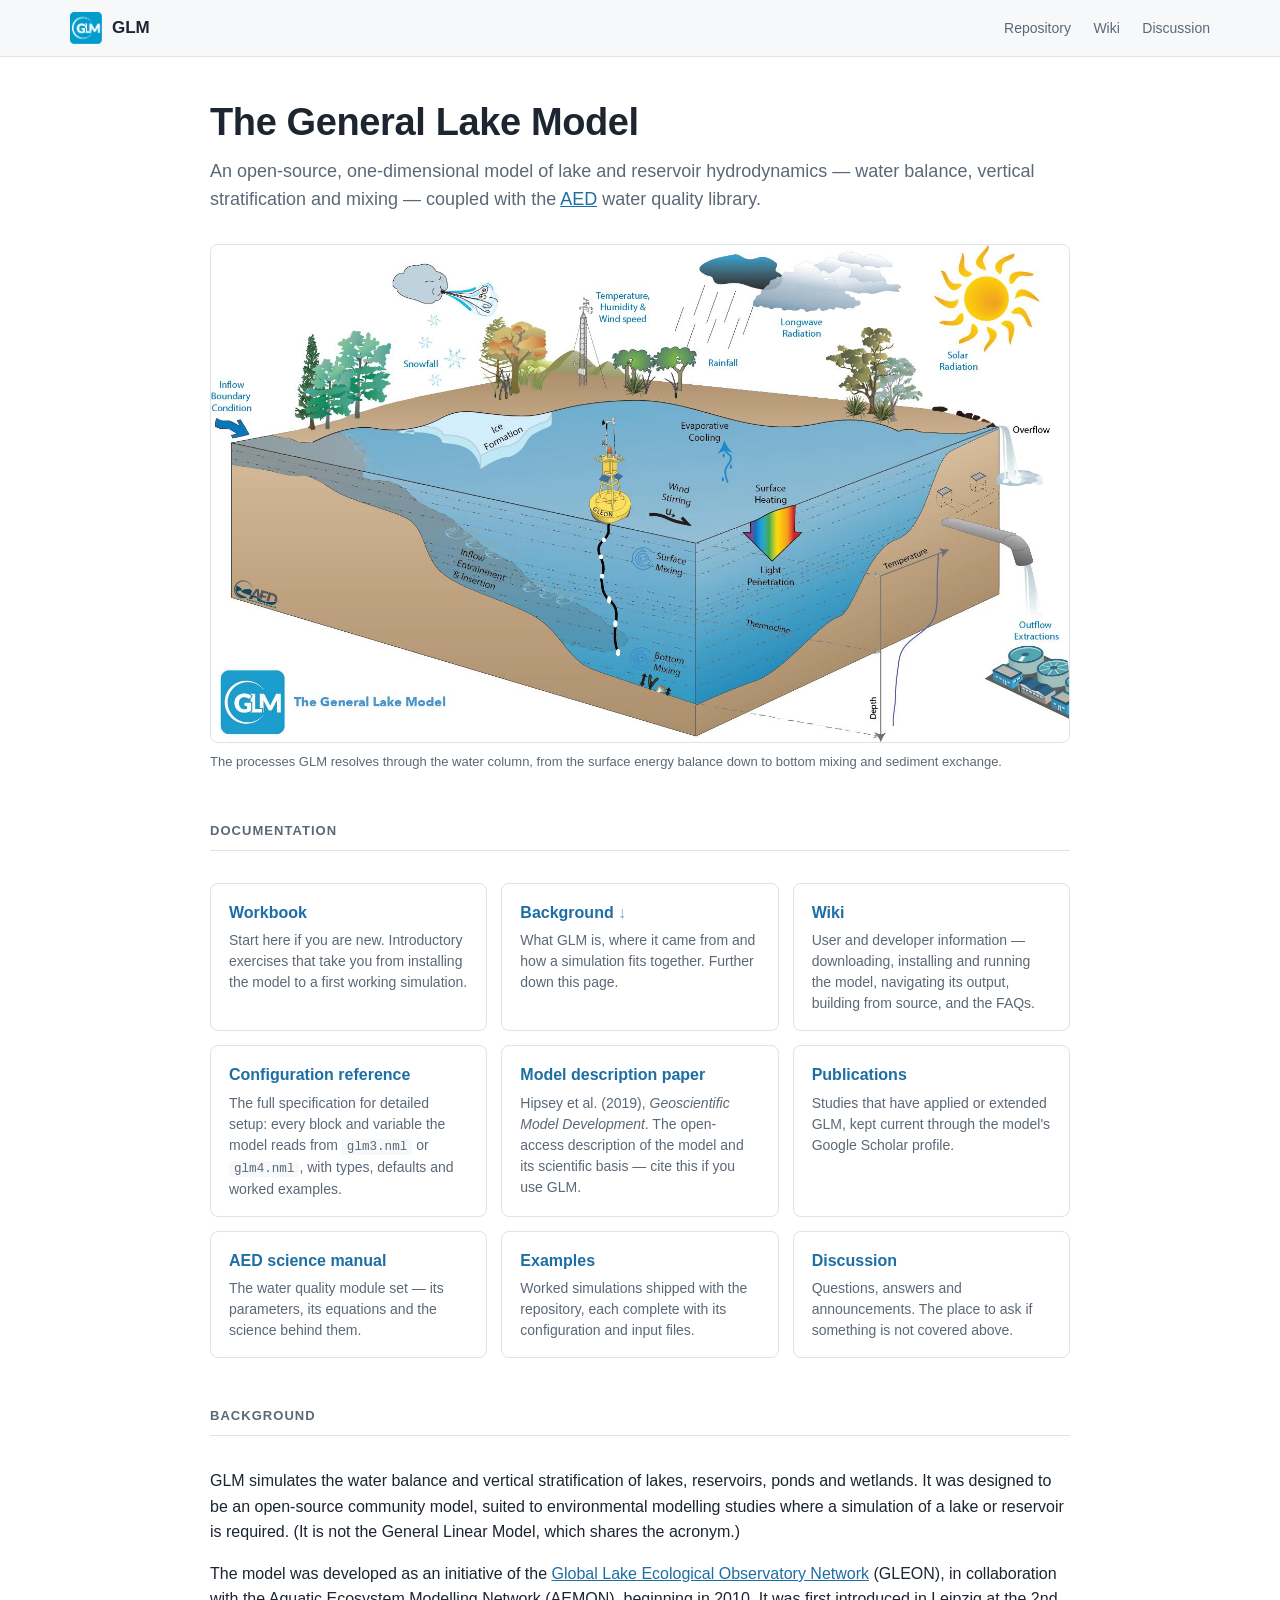
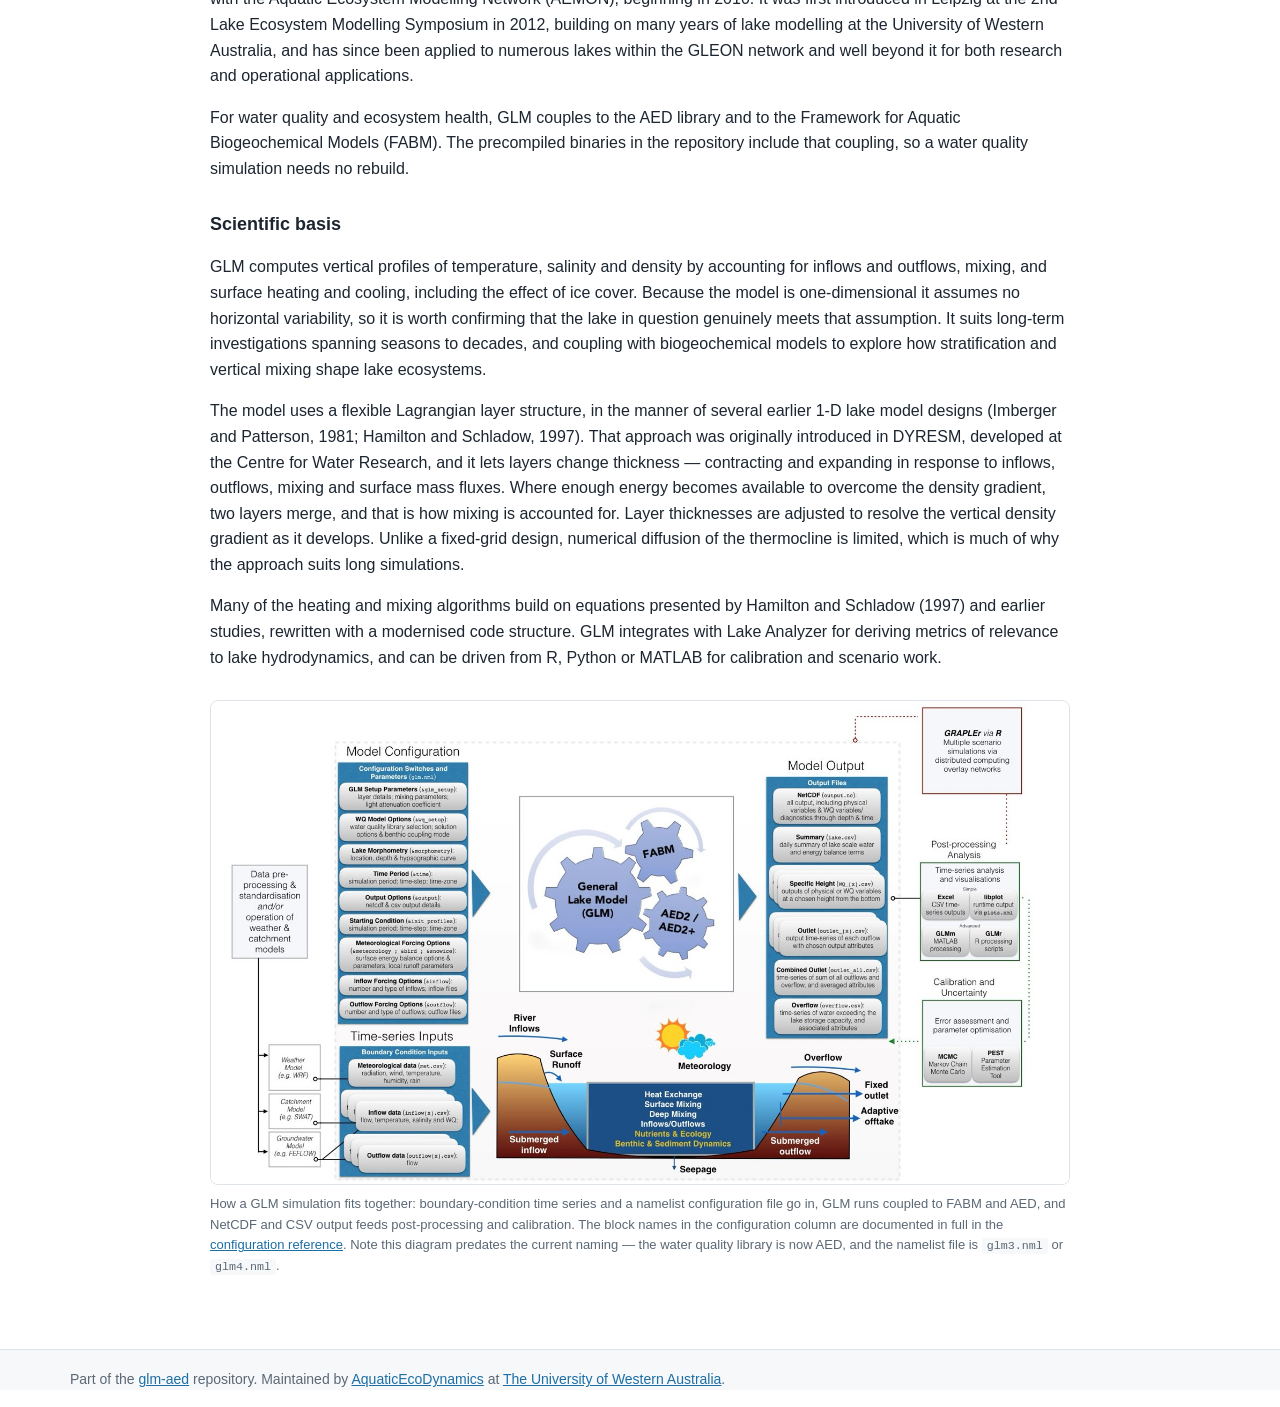
<file: docs/index.html>
<!DOCTYPE html>
<html lang="en">
<head>
<meta charset="utf-8">
<meta name="viewport" content="width=device-width, initial-scale=1">
<title>The General Lake Model (GLM)</title>
<meta name="description" content="The General Lake Model (GLM) is an open-source one-dimensional model of lake and reservoir hydrodynamics, coupled with the AED water quality library. Documentation, workbook, wiki and configuration reference.">
<link rel="icon" href="assets/glm-icon.png">
<link rel="stylesheet" href="assets/glm.css">
</head>
<body>
<a class="skip" href="#content">Skip to content</a>
<header>
  <div class="wrap">
    <a class="brand" href="index.html">
      <img src="assets/glm-icon.png" alt="" width="32" height="32">
      <span>GLM</span>
    </a>
    <nav class="top">
      <a href="https://github.com/AquaticEcoDynamics/glm-aed">Repository</a>
      <a href="https://github.com/AquaticEcoDynamics/glm-aed/wiki">Wiki</a>
      <a href="https://github.com/orgs/AquaticEcoDynamics/discussions/categories/glm-aed-discussion">Discussion</a>
    </nav>
  </div>
</header>

<div class="wrap page">
<main id="content">

<div class="hero">
<h1>The General Lake Model</h1>
<p class="lede">An open-source, one-dimensional model of lake and reservoir
hydrodynamics &mdash; water balance, vertical stratification and mixing &mdash;
coupled with the <a href="https://aquaticecodynamics.github.io/aed-science/">AED</a>
water quality library.</p>

<figure class="shot">
  <img src="assets/glm-overview.jpg" width="1658" height="960"
       alt="Cutaway diagram of a lake showing the processes GLM resolves: solar and longwave radiation, rainfall and snowfall, evaporative cooling, wind stirring, surface and bottom mixing, ice formation, light penetration and the thermocline, inflow entrainment and insertion, overflow and outflow extractions.">
  <figcaption>The processes GLM resolves through the water column, from the
  surface energy balance down to bottom mixing and sediment exchange.</figcaption>
</figure>
</div>

<h2 class="group">Documentation</h2>
<section>
<div class="cards">

  <a class="card" href="https://aquaticecodynamics.github.io/glm-workbook/">
    <h3>Workbook</h3>
    <p>Start here if you are new. Introductory exercises that take you from
    installing the model to a first working simulation.</p>
  </a>

  <a class="card here" href="#background">
    <h3>Background</h3>
    <p>What GLM is, where it came from and how a simulation fits together.
    Further down this page.</p>
  </a>

  <a class="card" href="https://github.com/AquaticEcoDynamics/glm-aed/wiki">
    <h3>Wiki</h3>
    <p>User and developer information &mdash; downloading, installing and
    running the model, navigating its output, building from source, and the
    FAQs.</p>
  </a>

  <a class="card" href="configuration.html">
    <h3>Configuration reference</h3>
    <p>The full specification for detailed setup: every block and variable the
    model reads from <code>glm3.nml</code> or <code>glm4.nml</code>, with types,
    defaults and worked examples.</p>
  </a>

  <a class="card" href="https://doi.org/10.5194/gmd-12-473-2019">
    <h3>Model description paper</h3>
    <p>Hipsey et al. (2019), <em>Geoscientific Model Development</em>. The
    open-access description of the model and its scientific basis &mdash; cite
    this if you use GLM.</p>
  </a>

  <a class="card" href="https://scholar.google.com/citations?user=nDqUBjQAAAAJ&amp;hl=en&amp;view_op=list_works">
    <h3>Publications</h3>
    <p>Studies that have applied or extended GLM, kept current through the
    model's Google Scholar profile.</p>
  </a>

  <a class="card" href="https://aquaticecodynamics.github.io/aed-science/">
    <h3>AED science manual</h3>
    <p>The water quality module set &mdash; its parameters, its equations and
    the science behind them.</p>
  </a>

  <a class="card" href="https://github.com/AquaticEcoDynamics/glm-aed/tree/main/glm-examples">
    <h3>Examples</h3>
    <p>Worked simulations shipped with the repository, each complete with its
    configuration and input files.</p>
  </a>

  <a class="card" href="https://github.com/orgs/AquaticEcoDynamics/discussions/categories/glm-aed-discussion">
    <h3>Discussion</h3>
    <p>Questions, answers and announcements. The place to ask if something is
    not covered above.</p>
  </a>

</div>
</section>

<h2 class="group" id="background">Background</h2>
<section class="prose">
<p>GLM simulates the water balance and vertical stratification of lakes,
reservoirs, ponds and wetlands. It was designed to be an open-source community
model, suited to environmental modelling studies where a simulation of a lake or
reservoir is required. (It is not the General Linear Model, which shares the
acronym.)</p>

<p>The model was developed as an initiative of the
<a href="https://gleon.org/">Global Lake Ecological Observatory Network</a>
(GLEON), in collaboration with the Aquatic Ecosystem Modelling Network (AEMON),
beginning in 2010. It was first introduced in Leipzig at the 2nd Lake Ecosystem
Modelling Symposium in 2012, building on many years of lake modelling at the
University of Western Australia, and has since been applied to numerous lakes
within the GLEON network and well beyond it for both research and operational
applications.</p>

<p>For water quality and ecosystem health, GLM couples to the AED library and to
the Framework for Aquatic Biogeochemical Models (FABM). The precompiled binaries
in the repository include that coupling, so a water quality simulation needs no
rebuild.</p>

<h3>Scientific basis</h3>

<p>GLM computes vertical profiles of temperature, salinity and density by
accounting for inflows and outflows, mixing, and surface heating and cooling,
including the effect of ice cover. Because the model is one-dimensional it
assumes no horizontal variability, so it is worth confirming that the lake in
question genuinely meets that assumption. It suits long-term investigations
spanning seasons to decades, and coupling with biogeochemical models to explore
how stratification and vertical mixing shape lake ecosystems.</p>

<p>The model uses a flexible Lagrangian layer structure, in the manner of
several earlier 1-D lake model designs (Imberger and Patterson, 1981; Hamilton
and Schladow, 1997). That approach was originally introduced in DYRESM,
developed at the Centre for Water Research, and it lets layers change thickness
&mdash; contracting and expanding in response to inflows, outflows, mixing and
surface mass fluxes. Where enough energy becomes available to overcome the
density gradient, two layers merge, and that is how mixing is accounted for.
Layer thicknesses are adjusted to resolve the vertical density gradient as it
develops. Unlike a fixed-grid design, numerical diffusion of the thermocline is
limited, which is much of why the approach suits long simulations.</p>

<p>Many of the heating and mixing algorithms build on equations presented by
Hamilton and Schladow (1997) and earlier studies, rewritten with a modernised
code structure. GLM integrates with Lake Analyzer for deriving metrics of
relevance to lake hydrodynamics, and can be driven from R, Python or MATLAB for
calibration and scenario work.</p>

<figure class="shot">
  <img src="assets/glm-operation.jpg" width="1600" height="900" loading="lazy"
       alt="Workflow diagram. On the left, pre-processed data and weather, catchment and groundwater models feed time-series boundary conditions and a namelist configuration file into GLM. In the centre GLM couples to FABM and AED. On the right it writes NetCDF and CSV output, which feeds post-processing, visualisation, calibration and uncertainty tools.">
  <figcaption>How a GLM simulation fits together: boundary-condition time series
  and a namelist configuration file go in, GLM runs coupled to FABM and AED, and
  NetCDF and CSV output feeds post-processing and calibration. The block names
  in the configuration column are documented in full in the
  <a href="configuration.html">configuration reference</a>. Note this diagram
  predates the current naming &mdash; the water quality library is now AED, and
  the namelist file is <code>glm3.nml</code> or <code>glm4.nml</code>.</figcaption>
</figure>
</section>

</main>
</div>

<footer>
  <div class="wrap">
    <p>Part of the <a href="https://github.com/AquaticEcoDynamics/glm-aed">glm-aed</a>
    repository. Maintained by <a href="https://github.com/AquaticEcoDynamics">AquaticEcoDynamics</a>
    at <a href="https://www.uwa.edu.au/">The University of Western Australia</a>.</p>
  </div>
</footer>
</body>
</html>
</file>
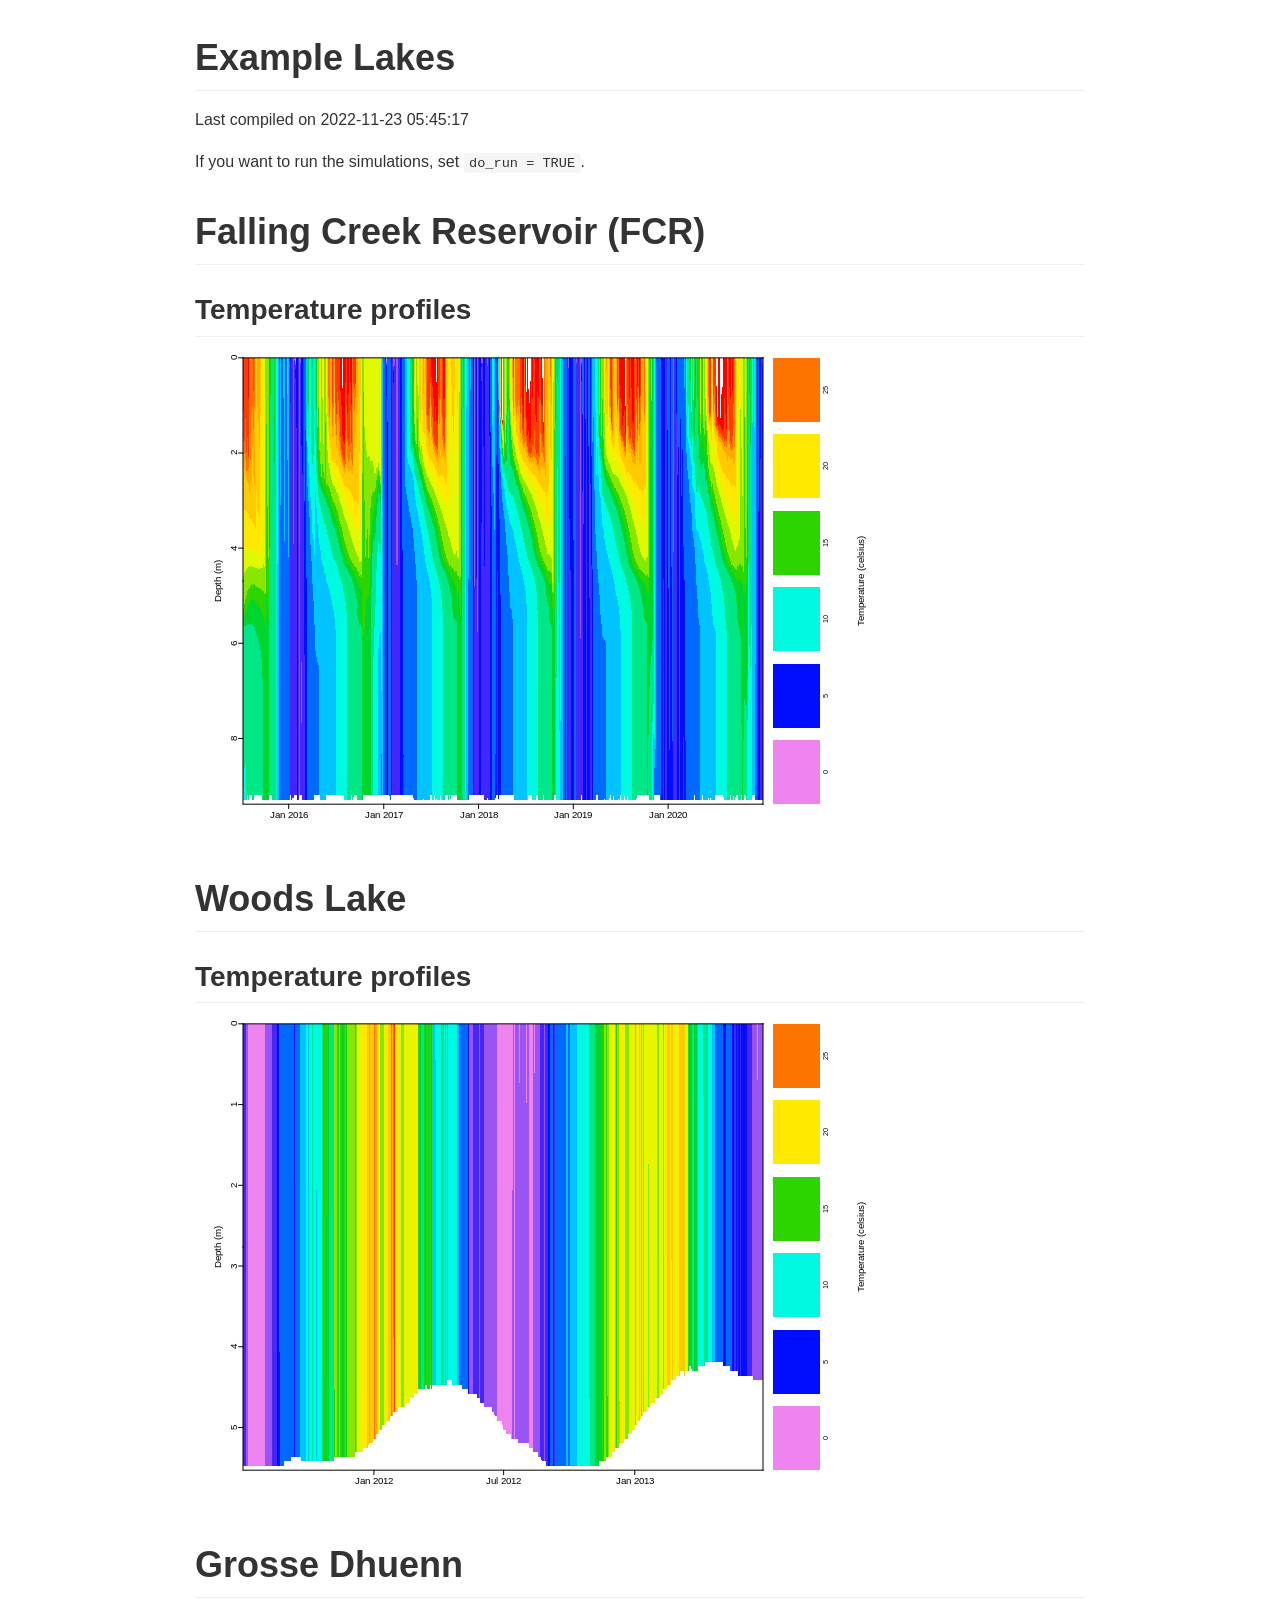
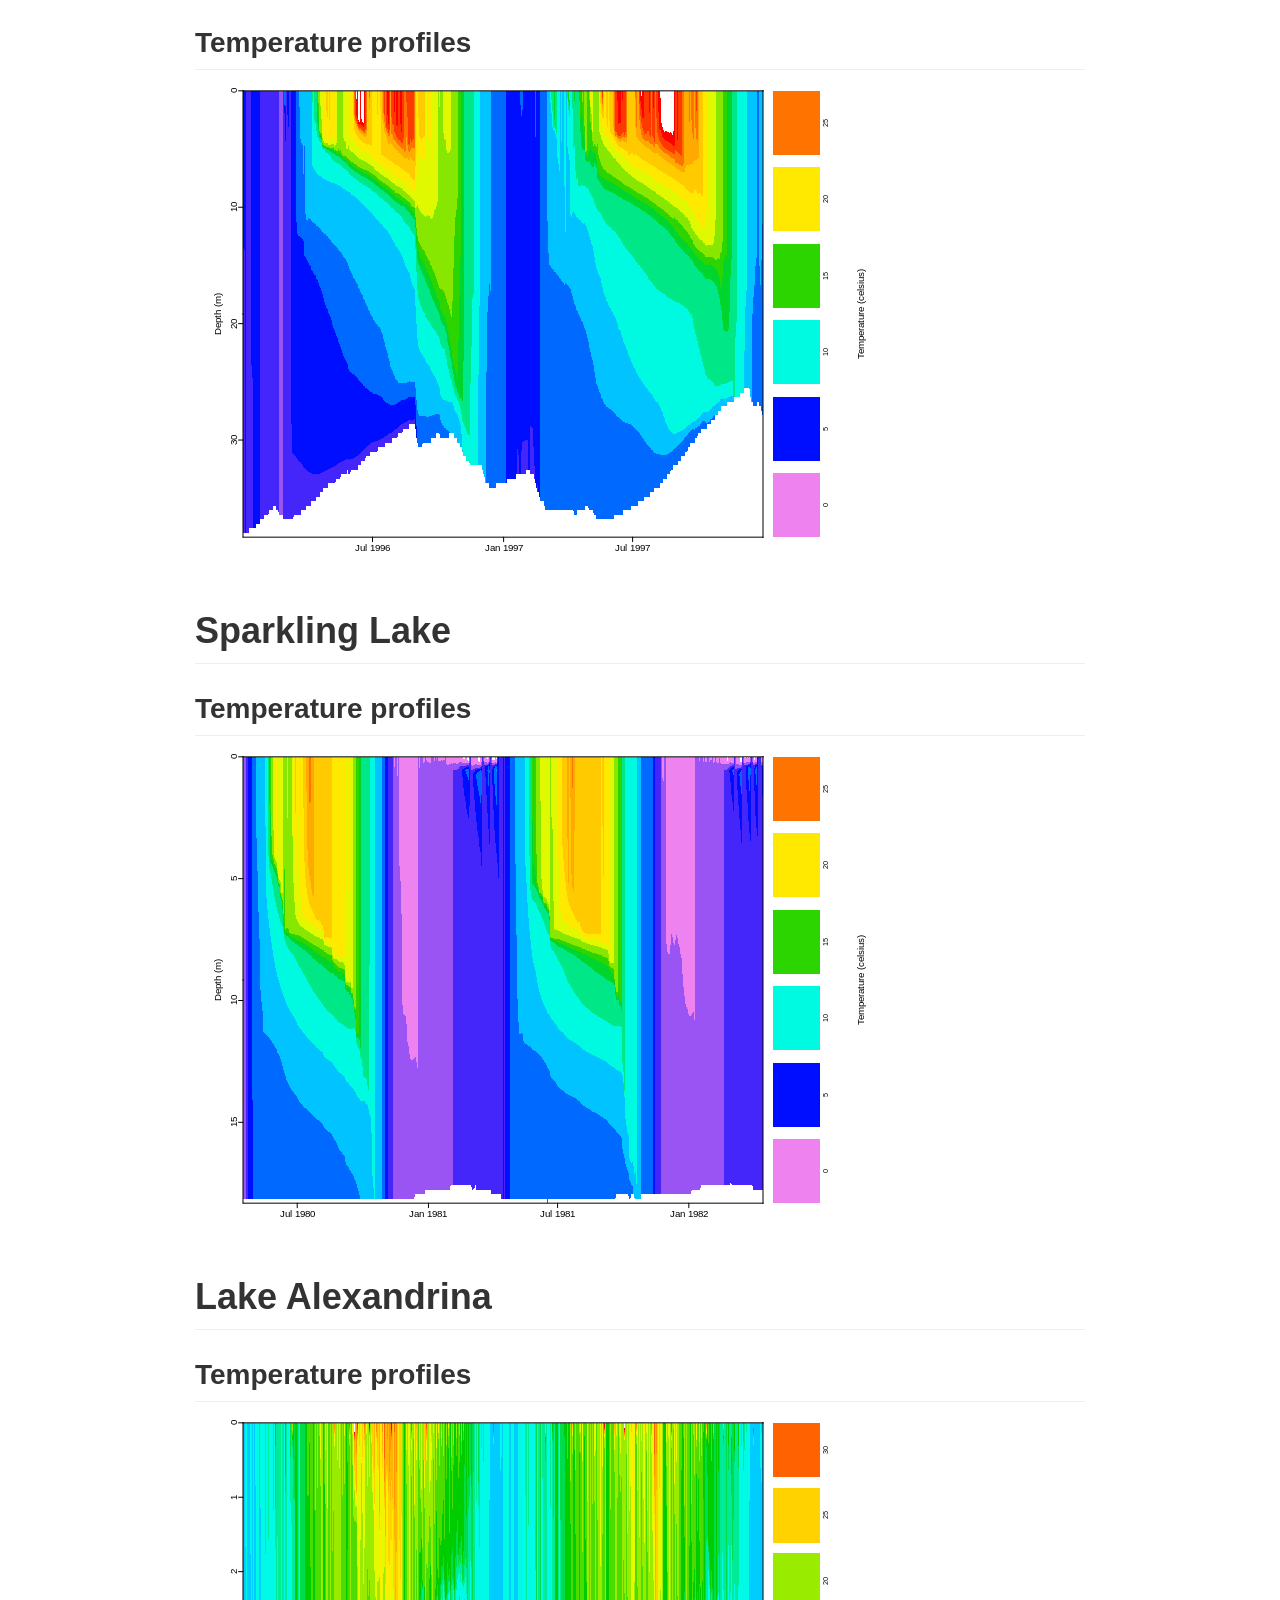
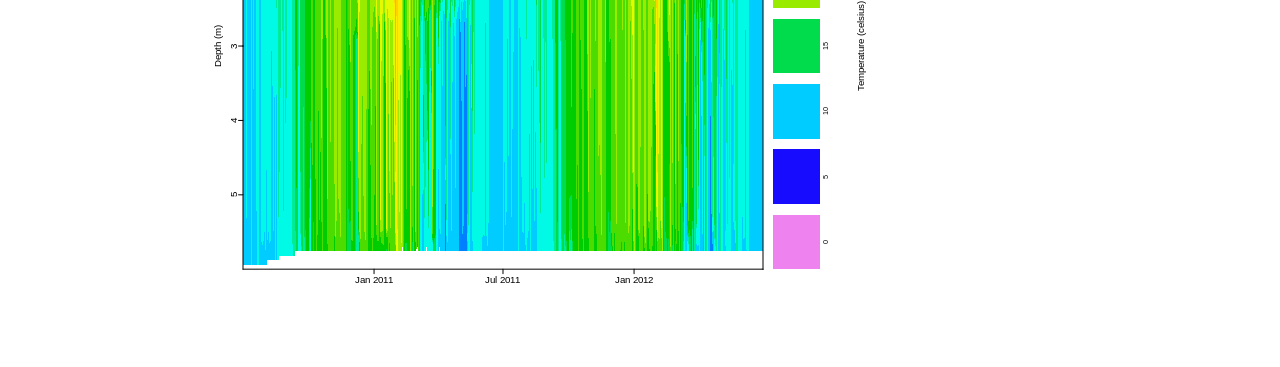
<file: glm-examples/example_lakes.html>
<!DOCTYPE html>

<html xmlns="http://www.w3.org/1999/xhtml">

<head>

<meta charset="utf-8">
<meta http-equiv="Content-Type" content="text/html; charset=utf-8" />
<meta name="generator" content="pandoc" />
<meta name="viewport" content="width=device-width, initial-scale=1">

<style type="text/css">
@font-face {
font-family: octicons-link;
src: url([data-uri]) format('woff');
}
body {
-webkit-text-size-adjust: 100%;
text-size-adjust: 100%;
color: #333;
font-family: "Helvetica Neue", Helvetica, "Segoe UI", Arial, freesans, sans-serif, "Apple Color Emoji", "Segoe UI Emoji", "Segoe UI Symbol";
font-size: 16px;
line-height: 1.6;
word-wrap: break-word;
}
a {
background-color: transparent;
}
a:active,
a:hover {
outline: 0;
}
strong {
font-weight: bold;
}
h1 {
font-size: 2em;
margin: 0.67em 0;
}
img {
border: 0;
}
hr {
box-sizing: content-box;
height: 0;
}
pre {
overflow: auto;
}
code,
kbd,
pre {
font-family: monospace, monospace;
font-size: 1em;
}
input {
color: inherit;
font: inherit;
margin: 0;
}
html input[disabled] {
cursor: default;
}
input {
line-height: normal;
}
input[type="checkbox"] {
box-sizing: border-box;
padding: 0;
}
table {
border-collapse: collapse;
border-spacing: 0;
}
td,
th {
padding: 0;
}
* {
box-sizing: border-box;
}
input {
font: 13px / 1.4 Helvetica, arial, nimbussansl, liberationsans, freesans, clean, sans-serif, "Apple Color Emoji", "Segoe UI Emoji", "Segoe UI Symbol";
}
a {
color: #4078c0;
text-decoration: none;
}
a:hover,
a:active {
text-decoration: underline;
}
hr {
height: 0;
margin: 15px 0;
overflow: hidden;
background: transparent;
border: 0;
border-bottom: 1px solid #ddd;
}
hr:before {
display: table;
content: "";
}
hr:after {
display: table;
clear: both;
content: "";
}
h1,
h2,
h3,
h4,
h5,
h6 {
margin-top: 15px;
margin-bottom: 15px;
line-height: 1.1;
}
h1 {
font-size: 30px;
}
h2 {
font-size: 21px;
}
h3 {
font-size: 16px;
}
h4 {
font-size: 14px;
}
h5 {
font-size: 12px;
}
h6 {
font-size: 11px;
}
blockquote {
margin: 0;
}
ul,
ol {
padding: 0;
margin-top: 0;
margin-bottom: 0;
}
ol ol,
ul ol {
list-style-type: lower-roman;
}
ul ul ol,
ul ol ol,
ol ul ol,
ol ol ol {
list-style-type: lower-alpha;
}
dd {
margin-left: 0;
}
code {
font-family: Consolas, "Liberation Mono", Menlo, Courier, monospace;
font-size: 12px;
}
pre {
margin-top: 0;
margin-bottom: 0;
font: 12px Consolas, "Liberation Mono", Menlo, Courier, monospace;
}
.select::-ms-expand {
opacity: 0;
}
.octicon {
font: normal normal normal 16px/1 octicons-link;
display: inline-block;
text-decoration: none;
text-rendering: auto;
-webkit-font-smoothing: antialiased;
-moz-osx-font-smoothing: grayscale;
-webkit-user-select: none;
-moz-user-select: none;
-ms-user-select: none;
user-select: none;
}
.octicon-link:before {
content: '\f05c';
}
.markdown-body:before {
display: table;
content: "";
}
.markdown-body:after {
display: table;
clear: both;
content: "";
}
.markdown-body>*:first-child {
margin-top: 0 !important;
}
.markdown-body>*:last-child {
margin-bottom: 0 !important;
}
a:not([href]) {
color: inherit;
text-decoration: none;
}
.anchor {
display: inline-block;
padding-right: 2px;
margin-left: -18px;
}
.anchor:focus {
outline: none;
}
h1,
h2,
h3,
h4,
h5,
h6 {
margin-top: 1em;
margin-bottom: 16px;
font-weight: bold;
line-height: 1.4;
}
h1 .octicon-link,
h2 .octicon-link,
h3 .octicon-link,
h4 .octicon-link,
h5 .octicon-link,
h6 .octicon-link {
color: #000;
vertical-align: middle;
visibility: hidden;
}
h1:hover .anchor,
h2:hover .anchor,
h3:hover .anchor,
h4:hover .anchor,
h5:hover .anchor,
h6:hover .anchor {
text-decoration: none;
}
h1:hover .anchor .octicon-link,
h2:hover .anchor .octicon-link,
h3:hover .anchor .octicon-link,
h4:hover .anchor .octicon-link,
h5:hover .anchor .octicon-link,
h6:hover .anchor .octicon-link {
visibility: visible;
}
h1 {
padding-bottom: 0.3em;
font-size: 2.25em;
line-height: 1.2;
border-bottom: 1px solid #eee;
}
h1 .anchor {
line-height: 1;
}
h2 {
padding-bottom: 0.3em;
font-size: 1.75em;
line-height: 1.225;
border-bottom: 1px solid #eee;
}
h2 .anchor {
line-height: 1;
}
h3 {
font-size: 1.5em;
line-height: 1.43;
}
h3 .anchor {
line-height: 1.2;
}
h4 {
font-size: 1.25em;
}
h4 .anchor {
line-height: 1.2;
}
h5 {
font-size: 1em;
}
h5 .anchor {
line-height: 1.1;
}
h6 {
font-size: 1em;
color: #777;
}
h6 .anchor {
line-height: 1.1;
}
p,
blockquote,
ul,
ol,
dl,
table,
pre {
margin-top: 0;
margin-bottom: 16px;
}
hr {
height: 4px;
padding: 0;
margin: 16px 0;
background-color: #e7e7e7;
border: 0 none;
}
ul,
ol {
padding-left: 2em;
}
ul ul,
ul ol,
ol ol,
ol ul {
margin-top: 0;
margin-bottom: 0;
}
li>p {
margin-top: 16px;
}
dl {
padding: 0;
}
dl dt {
padding: 0;
margin-top: 16px;
font-size: 1em;
font-style: italic;
font-weight: bold;
}
dl dd {
padding: 0 16px;
margin-bottom: 16px;
}
blockquote {
padding: 0 15px;
color: #777;
border-left: 4px solid #ddd;
}
blockquote>:first-child {
margin-top: 0;
}
blockquote>:last-child {
margin-bottom: 0;
}
table {
display: block;
width: 100%;
overflow: auto;
word-break: normal;
word-break: keep-all;
}
table th {
font-weight: bold;
}
table th,
table td {
padding: 6px 13px;
border: 1px solid #ddd;
}
table tr {
background-color: #fff;
border-top: 1px solid #ccc;
}
table tr:nth-child(2n) {
background-color: #f8f8f8;
}
img {
max-width: 100%;
box-sizing: content-box;
background-color: #fff;
}
code {
padding: 0;
padding-top: 0.2em;
padding-bottom: 0.2em;
margin: 0;
font-size: 85%;
background-color: rgba(0,0,0,0.04);
border-radius: 3px;
}
code:before,
code:after {
letter-spacing: -0.2em;
content: "\00a0";
}
pre>code {
padding: 0;
margin: 0;
font-size: 100%;
word-break: normal;
white-space: pre;
background: transparent;
border: 0;
}
.highlight {
margin-bottom: 16px;
}
.highlight pre,
pre {
padding: 16px;
overflow: auto;
font-size: 85%;
line-height: 1.45;
background-color: #f7f7f7;
border-radius: 3px;
}
.highlight pre {
margin-bottom: 0;
word-break: normal;
}
pre {
word-wrap: normal;
}
pre code {
display: inline;
max-width: initial;
padding: 0;
margin: 0;
overflow: initial;
line-height: inherit;
word-wrap: normal;
background-color: transparent;
border: 0;
}
pre code:before,
pre code:after {
content: normal;
}
kbd {
display: inline-block;
padding: 3px 5px;
font-size: 11px;
line-height: 10px;
color: #555;
vertical-align: middle;
background-color: #fcfcfc;
border: solid 1px #ccc;
border-bottom-color: #bbb;
border-radius: 3px;
box-shadow: inset 0 -1px 0 #bbb;
}
.pl-c {
color: #969896;
}
.pl-c1,
.pl-s .pl-v {
color: #0086b3;
}
.pl-e,
.pl-en {
color: #795da3;
}
.pl-s .pl-s1,
.pl-smi {
color: #333;
}
.pl-ent {
color: #63a35c;
}
.pl-k {
color: #a71d5d;
}
.pl-pds,
.pl-s,
.pl-s .pl-pse .pl-s1,
.pl-sr,
.pl-sr .pl-cce,
.pl-sr .pl-sra,
.pl-sr .pl-sre {
color: #183691;
}
.pl-v {
color: #ed6a43;
}
.pl-id {
color: #b52a1d;
}
.pl-ii {
background-color: #b52a1d;
color: #f8f8f8;
}
.pl-sr .pl-cce {
color: #63a35c;
font-weight: bold;
}
.pl-ml {
color: #693a17;
}
.pl-mh,
.pl-mh .pl-en,
.pl-ms {
color: #1d3e81;
font-weight: bold;
}
.pl-mq {
color: #008080;
}
.pl-mi {
color: #333;
font-style: italic;
}
.pl-mb {
color: #333;
font-weight: bold;
}
.pl-md {
background-color: #ffecec;
color: #bd2c00;
}
.pl-mi1 {
background-color: #eaffea;
color: #55a532;
}
.pl-mdr {
color: #795da3;
font-weight: bold;
}
.pl-mo {
color: #1d3e81;
}
kbd {
display: inline-block;
padding: 3px 5px;
font: 11px Consolas, "Liberation Mono", Menlo, Courier, monospace;
line-height: 10px;
color: #555;
vertical-align: middle;
background-color: #fcfcfc;
border: solid 1px #ccc;
border-bottom-color: #bbb;
border-radius: 3px;
box-shadow: inset 0 -1px 0 #bbb;
}
.task-list-item {
list-style-type: none;
}
.task-list-item+.task-list-item {
margin-top: 3px;
}
.task-list-item input {
margin: 0 0.35em 0.25em -1.6em;
vertical-align: middle;
}
:checked+.radio-label {
z-index: 1;
position: relative;
border-color: #4078c0;
}
.sourceLine {
display: inline-block;
}
code .kw { color: #000000; }
code .dt { color: #ed6a43; }
code .dv { color: #009999; }
code .bn { color: #009999; }
code .fl { color: #009999; }
code .ch { color: #009999; }
code .st { color: #183691; }
code .co { color: #969896; }
code .ot { color: #0086b3; }
code .al { color: #a61717; }
code .fu { color: #63a35c; }
code .er { color: #a61717; background-color: #e3d2d2; }
code .wa { color: #000000; }
code .cn { color: #008080; }
code .sc { color: #008080; }
code .vs { color: #183691; }
code .ss { color: #183691; }
code .im { color: #000000; }
code .va {color: #008080; }
code .cf { color: #000000; }
code .op { color: #000000; }
code .bu { color: #000000; }
code .ex { color: #000000; }
code .pp { color: #999999; }
code .at { color: #008080; }
code .do { color: #969896; }
code .an { color: #008080; }
code .cv { color: #008080; }
code .in { color: #008080; }
</style>
<style>
body {
  box-sizing: border-box;
  min-width: 200px;
  max-width: 980px;
  margin: 0 auto;
  padding: 45px;
  padding-top: 0px;
}
</style>


</head>

<body>

<h1 id="example-lakes">Example Lakes</h1>
<p>Last compiled on 2022-11-23 05:45:17</p>
<p>If you want to run the simulations, set <code>do_run = TRUE</code>.</p>
<h1 id="falling-creek-reservoir-fcr">Falling Creek Reservoir (FCR)</h1>
<h2 id="temperature-profiles">Temperature profiles</h2>
<p><img src="[data-uri]" /><!-- --></p>
<h1 id="woods-lake">Woods Lake</h1>
<h2 id="temperature-profiles-1">Temperature profiles</h2>
<p><img src="[data-uri]" /><!-- --></p>
<h1 id="grosse-dhuenn">Grosse Dhuenn</h1>
<h2 id="temperature-profiles-2">Temperature profiles</h2>
<p><img src="[data-uri]" /><!-- --></p>
<h1 id="sparkling-lake">Sparkling Lake</h1>
<h2 id="temperature-profiles-3">Temperature profiles</h2>
<p><img src="[data-uri]" /><!-- --></p>
<h1 id="lake-alexandrina">Lake Alexandrina</h1>
<h2 id="temperature-profiles-4">Temperature profiles</h2>
<p><img src="[data-uri]" /><!-- --></p>

</body>
</html>
</file>
<file: docs/assets/glm.css>
/* GLM documentation -- minimal stylesheet, no framework, no JS dependency. */

:root {
  --ink: #1c2530;
  --muted: #5b6875;
  --line: #dde3e9;
  --bg: #ffffff;
  --panel: #f6f8fa;
  --accent: #1c6ea4;
  --accent-soft: #e8f1f7;
  --req: #8a5a00;
  --req-bg: #fff6e0;
  --mono: ui-monospace, SFMono-Regular, "SF Mono", Menlo, Consolas, monospace;
  /* Height of the sticky jump bar. It now runs to one row per category, and
     that row count changes with the viewport, so search.js measures it and
     overwrites this; the value here is only the pre-script fallback. */
  --jump-h: 150px;
}

@media (prefers-color-scheme: dark) {
  :root {
    --ink: #dbe3ea;
    --muted: #9aa7b4;
    --line: #2c3742;
    --bg: #131920;
    --panel: #1a2129;
    --accent: #6cb6e6;
    --accent-soft: #17242e;
    --req: #e8b968;
    --req-bg: #2a2214;
  }
}

* { box-sizing: border-box; }

body {
  margin: 0;
  background: var(--bg);
  color: var(--ink);
  font: 16px/1.6 -apple-system, BlinkMacSystemFont, "Segoe UI", Roboto, Helvetica, Arial, sans-serif;
}

.wrap { max-width: 1180px; margin: 0 auto; padding: 0 20px; }

.skip {
  position: absolute; left: -9999px;
}
.skip:focus {
  left: 8px; top: 8px; z-index: 10; padding: 8px 12px;
  background: var(--accent); color: #fff; border-radius: 4px;
}

/* ---- header ---- */

header {
  border-bottom: 1px solid var(--line);
  background: var(--panel);
}
header .wrap {
  display: flex; align-items: center; justify-content: space-between;
  gap: 16px; min-height: 56px; flex-wrap: wrap;
}
.brand {
  display: inline-flex; align-items: center; gap: 10px;
  font-weight: 600; font-size: 17px; color: var(--ink); text-decoration: none;
}
.brand img { display: block; }
nav.top a {
  color: var(--muted); text-decoration: none; margin-left: 18px; font-size: 14px;
}
nav.top a:hover { color: var(--accent); }

/* ---- layout ---- */

.layout { padding-top: 28px; padding-bottom: 64px; }

/* ---- landing page ---- */

.page { max-width: 900px; padding-top: 44px; padding-bottom: 72px; }

.hero h1 { font-size: 38px; line-height: 1.15; margin: 0 0 12px; }
/* Prose here runs to the same width as the figures and the tile grid above it,
   rather than the narrower measure the reference page uses -- a short column
   floating beside empty space reads as a mistake at this page width. */
.hero .lede { font-size: 18px; max-width: none; margin: 0; }

/* The landing page has no sticky bar to clear, so its anchors want a normal
   offset rather than the jump-bar allowance the reference page needs. */
.page h2.group, .page section { scroll-margin-top: 20px; }

figure.shot { margin: 30px 0 0; }
figure.shot img {
  display: block; width: 100%; height: auto;
  border: 1px solid var(--line); border-radius: 8px; background: var(--panel);
}
figure.shot figcaption {
  margin: 9px 0 0; font-size: 13px; color: var(--muted); max-width: none;
}

.prose p { max-width: none; }
.prose p + p { margin-top: 14px; }
.prose h3 { font-size: 18px; margin: 28px 0 8px; }

/* Link cards -- one per documentation destination. */
.cards {
  display: grid; grid-template-columns: repeat(auto-fit, minmax(258px, 1fr));
  gap: 14px; margin: 20px 0 0;
}
.card {
  display: block; padding: 16px 18px; border-radius: 8px;
  border: 1px solid var(--line); background: var(--bg); text-decoration: none;
  transition: background .12s, border-color .12s, transform .12s;
}
.card:hover, .card:focus-visible {
  border-color: var(--accent); background: var(--accent-soft);
}
.card h3 { font-size: 16px; margin: 0 0 5px; color: var(--accent); }
.card p { margin: 0; font-size: 14px; line-height: 1.5; color: var(--muted); }
/* The one card that stays on this page -- the arrow says so before the click. */
.card.here h3::after { content: " \2193"; font-weight: 400; opacity: .65; }

@media (max-width: 620px) {
  .hero h1 { font-size: 30px; }
  .hero .lede { font-size: 16px; }
}

/* ---- search ---- */

.searchbar { border-bottom: 1px solid var(--line); background: var(--bg); }
.searchbar .wrap {
  display: flex; align-items: center; gap: 12px;
  padding-top: 12px; padding-bottom: 12px;
}
.field {
  display: flex; align-items: center; gap: 8px; flex: 1; max-width: 420px;
  padding: 7px 12px; border: 1px solid var(--line); border-radius: 999px;
  background: var(--panel);
}
.field:focus-within { border-color: var(--accent); background: var(--bg); }
.field svg { fill: var(--muted); flex: none; }
.field input {
  flex: 1; min-width: 0; border: 0; outline: 0; background: none;
  color: var(--ink); font: inherit; font-size: 14px;
}
.field input::-webkit-search-cancel-button { cursor: pointer; }
.count { color: var(--muted); font-size: 13px; white-space: nowrap; }

.noresults {
  margin: 32px 0; padding: 16px; text-align: center;
  color: var(--muted); background: var(--panel);
  border: 1px dashed var(--line); border-radius: 6px;
}

/* ---- sticky "jump to" bar ---- */

nav.jump {
  position: sticky; top: 0; z-index: 5;
  background: color-mix(in srgb, var(--bg) 88%, transparent);
  backdrop-filter: saturate(180%) blur(8px);
  border-bottom: 1px solid var(--line);
}
/* One row per category: the label sits in the first column and its chips fill
   the second, so the five groups read as five lines rather than one long wrap. */
nav.jump .wrap {
  display: grid; grid-template-columns: max-content minmax(0, 1fr);
  align-items: baseline; column-gap: 14px; row-gap: 7px;
  padding-top: 9px; padding-bottom: 9px;
}
.jump-label {
  font-size: 11px; text-transform: uppercase; letter-spacing: .08em;
  color: var(--muted); font-weight: 600; text-align: right;
}
nav.jump ul {
  display: flex; flex-wrap: wrap; gap: 6px;
  list-style: none; margin: 0; padding: 0;
}
nav.jump a {
  display: inline-block; padding: 3px 9px; border-radius: 999px;
  border: 1px solid var(--line); background: var(--bg);
  color: var(--muted); text-decoration: none;
  font-family: var(--mono); font-size: 12px; line-height: 1.5;
  white-space: nowrap; transition: background .12s, color .12s, border-color .12s;
}
nav.jump a:hover, nav.jump a:focus-visible {
  background: var(--accent); border-color: var(--accent); color: #fff;
}
/* Block filtered out by the current search. */
nav.jump a.dim { opacity: .3; }

main { min-width: 0; }

h1 { font-size: 30px; margin: 0 0 8px; letter-spacing: -0.01em; }
.lede { color: var(--muted); margin: 0 0 8px; max-width: 62ch; }

h2.group {
  font-size: 13px; text-transform: uppercase; letter-spacing: .08em;
  color: var(--muted); margin: 48px 0 0; padding-bottom: 8px;
  border-bottom: 1px solid var(--line);
}

h2.group { scroll-margin-top: calc(var(--jump-h) + 12px); }

section { margin: 32px 0 0; scroll-margin-top: calc(var(--jump-h) + 8px); }
section h3 { font-size: 20px; margin: 0 0 10px; }
/* Briefly mark whichever block was jumped to. */
section:target h3 code { color: var(--ink); }
section:target h3::before {
  content: ""; position: absolute; margin-left: -14px; margin-top: 4px;
  width: 4px; height: 22px; border-radius: 2px; background: var(--accent);
}
section:target h3 { position: relative; }
section h3 code { background: none; padding: 0; color: var(--accent); font-size: inherit; }

/* ---- notes ---- */

p.note {
  margin: 0 0 14px; padding: 8px 12px; font-size: 14px;
  color: var(--muted); background: var(--panel);
  border-left: 3px solid var(--line); border-radius: 0 4px 4px 0;
}
p.note.req {
  color: var(--req); background: var(--req-bg); border-left-color: var(--req);
}
/* A block the reader still parses but that has no effect on the simulation. */
p.note.warn { border-left-style: dashed; border-left-width: 4px; }

/* Provenance note at the foot of the reference. Deliberately neither a
   <section> nor an h2.group -- the search filter hides both of those once
   their rows stop matching, and this note should survive any query. */
.audit { margin: 56px 0 0; }
.audit h2 {
  font-size: 13px; text-transform: uppercase; letter-spacing: .08em;
  color: var(--muted); margin: 0 0 16px; padding-bottom: 8px;
  border-bottom: 1px solid var(--line);
}

/* A lede that introduces a whole group rather than a single block; it is
   hidden alongside its heading when the filter empties the group. */
.group-note { margin: 12px 0 0; }

/* ---- tables ---- */

.table-scroll { overflow-x: auto; border: 1px solid var(--line); border-radius: 6px; }

table { border-collapse: collapse; width: 100%; font-size: 14px; }
thead th {
  background: var(--panel); text-align: left; font-weight: 600;
  font-size: 12px; text-transform: uppercase; letter-spacing: .04em; color: var(--muted);
  padding: 9px 12px; border-bottom: 1px solid var(--line); white-space: nowrap;
}
tbody th, tbody td {
  padding: 9px 12px; border-bottom: 1px solid var(--line);
  vertical-align: top; text-align: left;
}
tbody tr:last-child th, tbody tr:last-child td { border-bottom: 0; }
tbody tr:hover { background: var(--accent-soft); }
tbody th { font-weight: 600; white-space: nowrap; }

code {
  font-family: var(--mono); font-size: .9em;
  background: var(--panel); padding: 1px 5px; border-radius: 3px;
}

/* Keep the LaTeX in the Options column from stretching the row. */
tbody td mjx-container { margin: 2px 0 !important; }

/* Parameters the reader accepts but the model does not yet act on. Greyed so
   they read as inactive without being hidden -- they still need to be findable,
   because they turn up in existing nml files. */
tbody tr.unused th, tbody tr.unused td { color: var(--muted); }

/* ---- examples ---- */

details {
  margin: 14px 0 0; border: 1px solid var(--line); border-radius: 6px;
  background: var(--panel);
}
summary {
  cursor: pointer; padding: 8px 12px; font-size: 13px; font-weight: 600;
  color: var(--muted); user-select: none;
}
summary:hover { color: var(--accent); }
details pre {
  margin: 0; padding: 0 14px 14px; overflow-x: auto;
}
details pre code {
  background: none; padding: 0; font-size: 13px; line-height: 1.5;
  color: var(--ink); white-space: pre;
}

/* ---- footer ---- */

footer {
  border-top: 1px solid var(--line); background: var(--panel);
  color: var(--muted); font-size: 14px;
}
footer p { margin: 18px 0; }
footer a { color: var(--accent); }

a { color: var(--accent); }

@media (max-width: 860px) {
  /* Wrapping five rows of chips would take most of the screen -- keep one row
     per category and scroll each sideways instead. */
  nav.jump ul {
    flex-wrap: nowrap; overflow-x: auto; scrollbar-width: none;
    -webkit-overflow-scrolling: touch;
  }
  nav.jump ul::-webkit-scrollbar { display: none; }
}

@media (prefers-reduced-motion: no-preference) {
  html { scroll-behavior: smooth; }
}

tbody tr.subhead th {
  background: var(--accent-soft); color: var(--accent);
  font-size: 12px; text-transform: uppercase; letter-spacing: .05em;
  padding: 7px 12px;
}
tbody tr.subhead:hover th { background: var(--accent-soft); }
</file>
